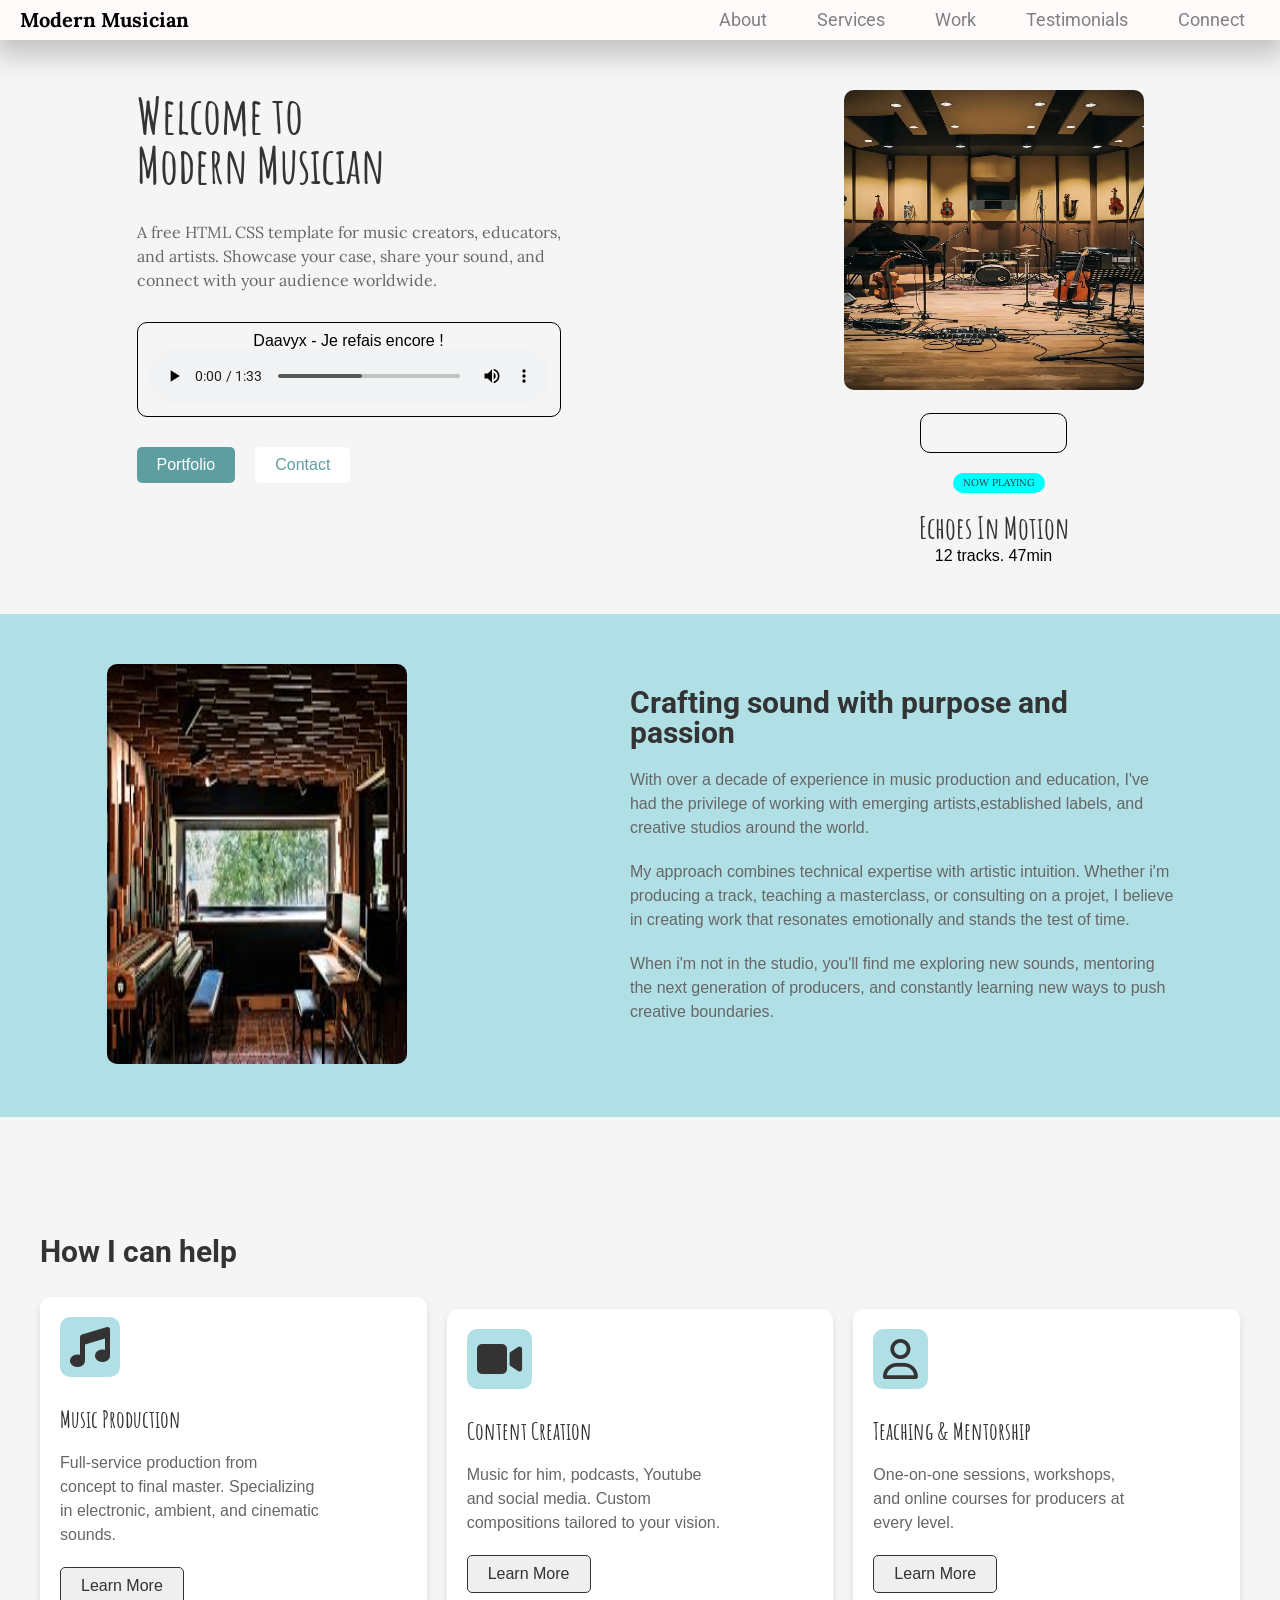
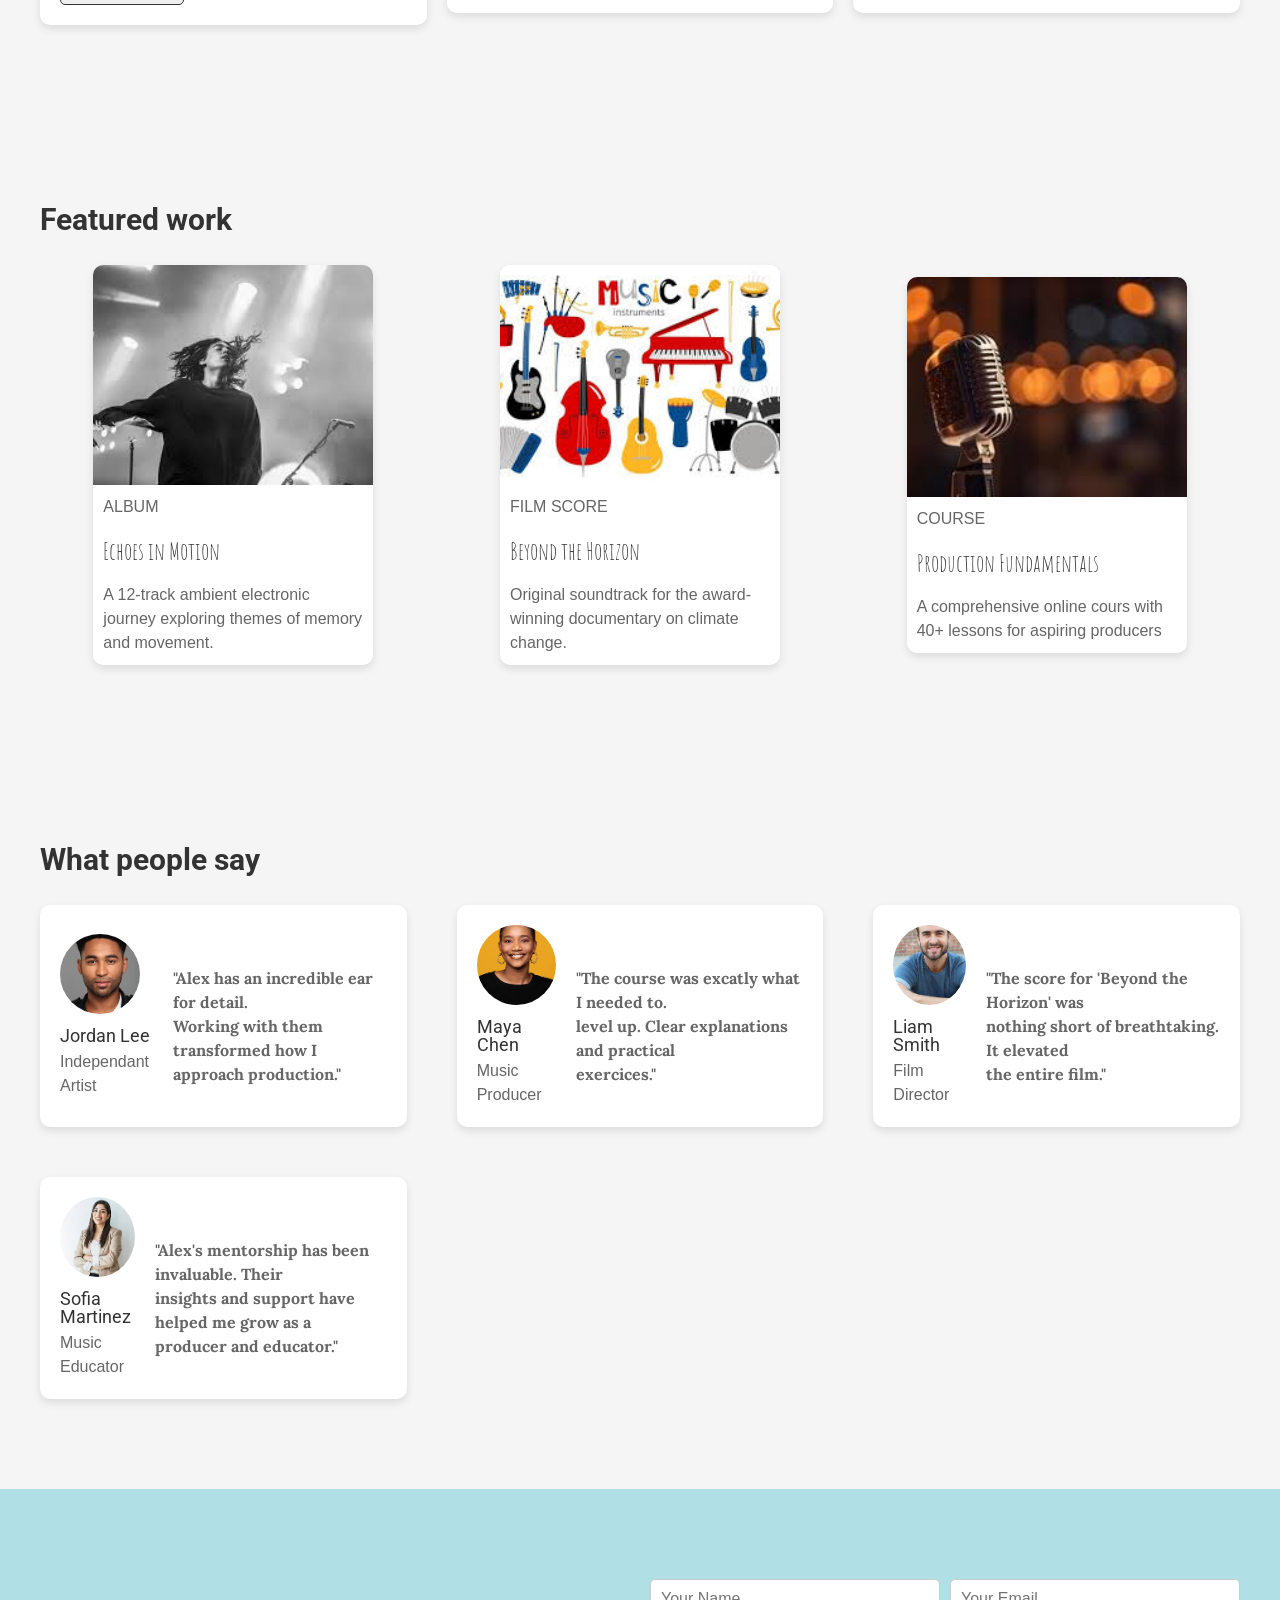
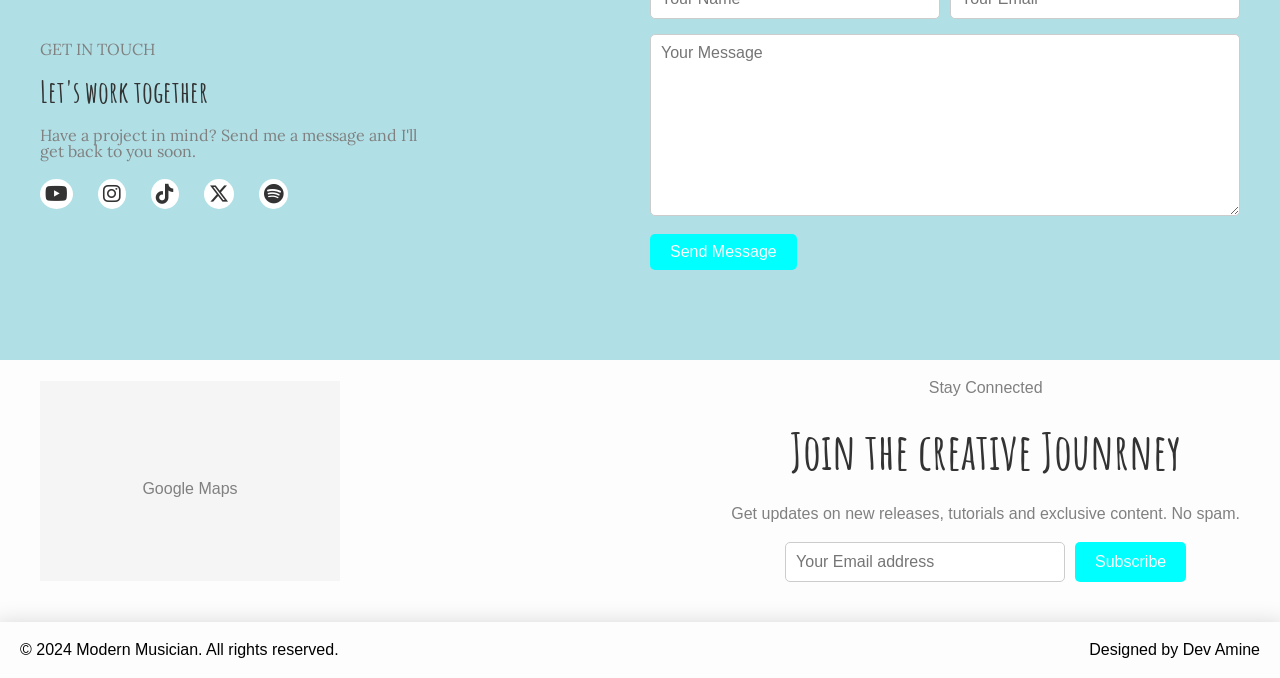
<file: index.html>
<!DOCTYPE html>
<html lang="en">

<head>
    <meta charset="UTF-8">
    <meta name="viewport" content="width=device-width, initial-scale=1.0">
    <title>Document</title>
    <link rel="stylesheet" href="reset.css">
    <link rel="stylesheet" href="style.css">
    <link rel="stylesheet" href="https://cdnjs.cloudflare.com/ajax/libs/font-awesome/6.5.1/css/all.min.css">
</head>

<body>
    <header>
        <nav class="navbar">
            <div class="navbar-logo">
                <h3> Modern Musician </h3>
            </div>

            <div class="navbar-links">
                <ul class="links">
                    <li><a href="#about"> About </a></li>
                    <li><a href="#service"> Services </a></li>
                    <li><a href="#portfolio"> Work </a></li>
                    <li><a href="#testimonials"> Testimonials </a></li>
                    <li><a href="#footer-section"> Connect </a></li>
                </ul>
            </div>
        </nav>
    </header>

    <main>
        <section class="hero">
            <div class="welcome-part">
                <div class="welcome-msg">
                    <h1> Welcome to <br> Modern Musician </h1>

                    <p>
                        A free HTML CSS template for music creators, educators, <br>
                        and artists. Showcase your case, share your sound, and <br>
                        connect with your audience worldwide.
                    </p>
                </div>

                <div class="welcome-sound">
                    <h4> Daavyx - Je refais encore ! </h4>
                    <audio src="Daayvx - Je refais encore !.mp3" controls></audio>
                </div>

                <div class="welcome-button">
                    <button class="cta-btn"><a href="#portfolio"> Portfolio </a></button>
                    <button class="cta-btn2"><a href="#contact"> Contact </a></button>
                </div>
            </div>

            <div class="sound-presentation">
                <div class="sound-presentation-img">
                    <img src="salleMusic.webp" alt="Salle de music" height="300px" width="300px">
                </div>

                <div class="equalizer">
                    <span></span>
                    <span></span>
                    <span></span>
                    <span></span>
                    <span></span>
                </div>


                <div class="sound-presentation-text">
                    <p class="first-p"> NOW PLAYING </p>
                    <h2> Echoes In Motion </h2>
                    <p> 12 tracks. 47min </p>
                </div>
            </div>
        </section>

        <section id="about">
            <div class="about">
                <div class="about-img">
                    <img src="about.jpg" alt="studio" height="400px" width="300px">
                </div>

                <div class="about-text">
                    <div class="about-text-title">
                        <h1>
                            Crafting sound with purpose and <br>
                            passion
                        </h1>
                    </div>

                    <div class="about-text-contain">
                        <p>
                            With over a decade of experience in music production and education, I've <br>
                            had the privilege of working with emerging artists,established labels, and <br>
                            creative studios around the world.
                        </p>

                        <p>
                            My approach combines technical expertise with artistic intuition. Whether i'm <br>
                            producing a track, teaching a masterclass, or consulting on a projet, I believe <br>
                            in creating work that resonates emotionally and stands the test of time.
                        </p>

                        <p>
                            When i'm not in the studio, you'll find me exploring new sounds, mentoring <br>
                            the next generation of producers, and constantly learning new ways to push <br>
                            creative boundaries.
                        </p>
                    </div>
                </div>
            </div>
        </section>

        <section id="service">

            <h2> How I can help </h2>

            <div class="all-service-items">

                <div class="service-item">
                    <i class="fa-solid fa-music"></i>
                    <h3>
                        Music Production
                    </h3>

                    <p>
                        Full-service production from <br>
                        concept to final master. Specializing <br>
                        in electronic, ambient, and cinematic <br>
                        sounds.
                    </p>

                    <button> Learn More </button>
                </div>

                <div class="service-item">
                    <i class="fa-solid fa-video"></i>
                    <h3>
                        Content Creation
                    </h3>

                    <p>
                        Music for him, podcasts, Youtube <br>
                        and social media. Custom <br>
                        compositions tailored to your vision.
                    </p>

                    <button> Learn More </button>
                </div>

                <div class="service-item">
                    <i class="fa-regular fa-user"></i>
                    <h3>
                        Teaching & Mentorship
                    </h3>

                    <p>
                        One-on-one sessions, workshops, <br>
                        and online courses for producers at <br>
                        every level.
                    </p>

                    <button> Learn More </button>
                </div>
            </div>
        </section>

        <section id="portfolio">

            <h2> Featured work </h2>

            <div class="work-items">

                <div class="work-list-item">

                    <div class="work-list-item-img">
                        <img src="artiste2.jpg" alt="artiste">
                    </div>

                    <div class="work-list-item-text">
                        <p>
                            ALBUM
                        </p>

                        <h3>
                            Echoes in Motion
                        </h3>

                        <p>
                            A 12-track ambient electronic <br>
                            journey exploring themes of memory <br>
                            and movement.
                        </p>
                    </div>
                </div>

                <div class="work-list-item">

                    <div class="work-list-item-img">
                        <img src="instru.jpg" alt="instrument">
                    </div>

                    <div class="work-list-item-text">
                        <p>
                            FILM SCORE
                        </p>

                        <h3>
                            Beyond the Horizon
                        </h3>

                        <p>
                            Original soundtrack for the award- <br> winning documentary on climate <br> change.
                        </p>
                    </div>
                </div>

                <div class="work-list-item">

                    <div class="work-list-item-img">
                        <img src="micro.jpg" alt="micro">
                    </div>

                    <div class="work-list-item-text">
                        <p>
                            COURSE
                        </p>

                        <h3>
                            Production Fundamentals
                        </h3>

                        <p>
                            A comprehensive online cours with <br> 40+ lessons for aspiring producers
                        </p>
                    </div>
                </div>
            </div>
        </section>

        <section id="testimonials">
            <h2> What people say </h2>

            <div class="all-testimonials">
                <div class="testimonials">
                    <div class="testimonial-item">
                        <img src="ph1.jpg" alt="photo">
                        <h3> Jordan Lee </h3>
                        <p> Independant Artist </p>
                    </div>

                    <div class="testimonial-item">
                        <p class="last-p">
                            "Alex has an incredible ear for detail.<br>
                            Working with them transformed how I <br>
                            approach production."
                        </p>
                    </div>
                </div>

                <div class="testimonials">
                    <div class="testimonial-item">
                        <img src="ph3.jpg" alt="photo">
                        <h3> Maya Chen </h3>
                        <p> Music Producer </p>
                    </div>

                    <div class="testimonial-item">
                        <p class="last-p">
                            "The course was excatly what I needed to.<br>
                            level up. Clear explanations and practical<br>
                            exercices."
                        </p>
                    </div>
                </div>

                <div class="testimonials">
                    <div class="testimonial-item">
                        <img src="ph2.jpg" alt="photo">
                        <h3> Liam Smith </h3>
                        <p> Film Director </p>
                    </div>

                    <div class="testimonial-item">
                        <p class="last-p">
                            "The score for 'Beyond the Horizon' was<br>
                            nothing short of breathtaking. It elevated<br>
                            the entire film."
                        </p>
                    </div>
                </div>

                <div class="testimonials">
                    <div class="testimonial-item">
                        <img src="ph4.jpg" alt="photo">
                        <h3> Sofia Martinez </h3>
                        <p> Music Educator </p>
                    </div>

                    <div class="testimonial-item">
                        <p class="last-p">
                            "Alex's mentorship has been invaluable. Their<br>
                            insights and support have helped me grow as a<br>
                            producer and educator."
                        </p>
                    </div>
                </div>
            </div>
        </section>

        <section id="contact">
            <div class="contact">
                <div class="contact-text">
                    <div class="contact-text-title">
                        <p>
                            <span> GET IN TOUCH </span>
                        </p>

                        <h3> Let's work together </h3>

                        <p>
                            Have a project in mind? Send me a message and I'll <br>
                            get back to you soon.
                        </p>
                    </div>

                    <div class="socials">
                        <div class="socials-item">
                            <i class="fa-brands fa-youtube"></i>
                        </div>

                        <div class="socials-item">
                            <i class="fa-brands fa-instagram"></i>
                        </div>

                        <div class="socials-item">
                            <i class="fa-brands fa-tiktok"></i>
                        </div>

                        <div class="socials-item">
                            <i class="fa-brands fa-x-twitter"></i>
                        </div>

                        <div class="socials-item">
                            <i class="fa-brands fa-spotify"></i>
                        </div>
                    </div>
                </div>

                <div class="contact-form">
                    <form action="">

                        <div class="contact-form-inputs">
                            <input type="text" placeholder="Your Name" required>
                            <input type="email" placeholder="Your Email" required>
                        </div>

                        <div class="contact-form-textarea">
                            <textarea name="" id="" cols="30" rows="10" placeholder="Your Message" required></textarea>
                        </div>

                        <div class="contact-form-button">
                            <button type="submit"> Send Message </button>
                        </div>

                    </form>
                </div>
            </div>
        </section>


        <section id="footer-section">
            <div class="footer-content">
                <div class="footer-location">
                    <p>
                        Google Maps
                    </p>
                </div>

                <div class="footer-subscribe">
                    <p>
                        <span> Stay Connected </span>
                    </p>

                    <h3>
                        Join the creative Jounrney
                    </h3>

                    <p>
                        Get updates on new releases, tutorials and exclusive content. No spam.
                    </p>

                    <div class="footer-subscribe-form">
                        <input type="email" name="" id="" placeholder="Your Email address">
                        <button type="submit"> Subscribe </button>
                    </div>

                </div>
            </div>

            <div class="footer">
                <p>
                    &copy; 2024 Modern Musician. All rights reserved.
                </p>

                <p>
                    Designed by <a href=""> Dev Amine </a>
                </p>
            </div>
        </section>
    </main>
</body>

</html>
</file>
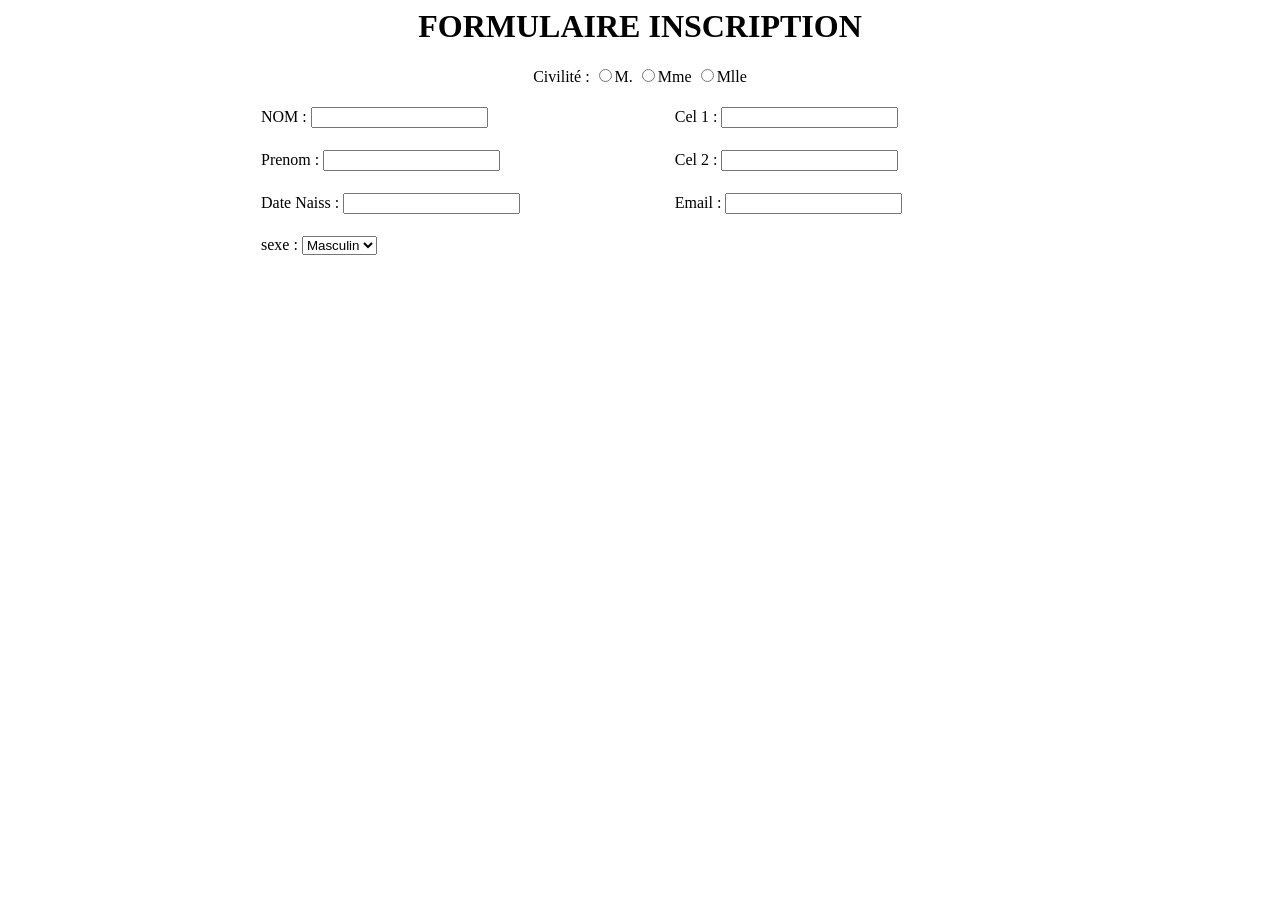
<file: formulaire.html>
<html>
    <head>
        <title> FORMULAIRE </title>
    </head>

    <body>
        <table  align="center" cellspacing="20px" width="800px">
           
            <form align="center" >
                <div align="center">
                    <h1> FORMULAIRE INSCRIPTION </h1>
                    <label for=""> Civilité :</label>
                    <input type="radio" name="choix" id="">M.
                    <input type="radio" name="choix" id="">Mme
                    <input type="radio" name="choix" id="">Mlle
                </div>

                <tr>
                    <td>
                        <label for="">NOM :</label>
                        <input type="text">
                    </td>
                    <td>
                        <label for="">Cel 1 :</label>
                        <input type="text">
                    </td>
                </tr>
                <tr>
                    <td>
                        <label for="">Prenom :</label>
                        <input type="text">
                    </td>
                    <td>
                        <label for="">Cel 2 :</label>
                        <input type="text">
                    </td>
                </tr>
                <tr>
                    <td>
                        <label for="">Date Naiss : </label>
                        <input type="text">
                    </td>
                    <td>
                        <label for=""> Email :</label>
                        <input type="text">
                    </td>
                </tr>
                <tr>
                    <td>
                        <label for="">sexe :</label>
                        <select name="" id="">
                            <option value="">Masculin</option>
                            <option value="">Feminin</option>
                        </select>
                    </td>
                </tr>

                <div>

                </div>
            </form>
        </table>
    </body>
</html>
</file>
<file: style.css>
/*
* Prefixed by https://autoprefixer.github.io
* PostCSS: v8.4.14,
* Autoprefixer: v10.4.7
* Browsers: last 4 version
*/

@import url('https://fonts.googleapis.com/css2?family=Amatic+SC:wght@400;700&family=Barrio&family=Lora:ital,wght@0,400..700;1,400..700&family=Roboto:ital,wght@0,100..900;1,100..900&family=Source+Code+Pro:ital,wght@0,200..900;1,200..900&display=swap');

* {
    margin: 0;
    padding: 0;
    -webkit-box-sizing: border-box;
    box-sizing: border-box;
}

html {
    scroll-behavior: smooth;
}

body {
    overflow-x: hidden;
}

img,
audio,
video,
iframe {
    max-width: 100%;
}

button,
input,
textarea,
select {
    max-width: 100%;
    font: inherit;
}

body {
    font-family: 'Poppins', sans-serif;
    background: #f5f5f5;
}

a {
    text-decoration: none;
    color: inherit;
}

.navbar {
    background-color: #FFFAFA;
    display: -webkit-box;
    display: -ms-flexbox;
    display: flex;
    -webkit-box-pack: justify;
    -ms-flex-pack: justify;
    justify-content: space-between;
    -webkit-box-align: center;
    -ms-flex-align: center;
    align-items: center;
    padding: 10px 20px;
    -webkit-box-shadow: 0px 10px 26px 6px rgba(0, 0, 0, 0.20);
    box-shadow: 0px 10px 26px 6px rgba(0, 0, 0, 0.20);

}

.navbar-logo h3 {
    color: black;
    font-size: 20px;
    font-weight: bold;
    font-family: 'lora', serif;
}

.navbar-links .links {
    color: gray;
    display: -webkit-box;
    display: -ms-flexbox;
    display: flex;
    -webkit-box-pack: justify;
    -ms-flex-pack: justify;
    justify-content: space-between;
    -webkit-box-align: center;
    -ms-flex-align: center;
    align-items: center;
    gap: 50px;
    font-size: 18px;
    font-family: "Roboto", sans-serif;
    margin: 0 15px;
    -webkit-transition: color 0.3s ease;
    -o-transition: color 0.3s ease;
    transition: color 0.3s ease;
}

.hero {
    display: -webkit-box;
    display: -ms-flexbox;
    display: flex;
    -ms-flex-pack: distribute;
    justify-content: space-around;
    padding: 50px 20px;
    gap: 50px;
}

.welcome-part,
.sound-presentation,
.about-text,
.contact-text,
.contact-form,
.footer-subscribe {
    min-width: 0;
    max-width: 100%;
}

.welcome-msg h1 {
    font-size: 50px;
    font-weight: bold;
    color: #333;
    margin-bottom: 30px;
    font-family: 'Amatic SC', cursive;
}

.welcome-msg p {
    font-size: 16px;
    line-height: 1.5;
    color: #666;
    margin-bottom: 30px;
    font-family: 'Lora', serif;
}

.welcome-sound {
    border: 1px solid;
    padding: 10px;
    border-radius: 10px;
    text-align: center;
    margin-bottom: 30px;
}

.welcome-sound audio {
    width: 100%;
    outline: none;
}

.welcome-button {
    display: -webkit-box;
    display: -ms-flexbox;
    display: flex;
    gap: 20px;
}

.welcome-button .cta-btn {
    background-color: cadetblue;
    color: white;
    padding: 10px 20px;
    border: none;
    border-radius: 5px;
    font-size: 16px;
}

.welcome-button .cta-btn2 {
    background-color: white;
    color: cadetblue;
    padding: 10px 20px;
    border: none;
    border-radius: 5px;
    font-size: 16px;
}

.sound-presentation-img img {
    border-radius: 10px;
    margin-bottom: 20px;

}

.equalizer {
    border: 1px solid;
    padding: 10px 50px;
    border-radius: 10px;
    display: -webkit-box;
    display: -ms-flexbox;
    display: flex;
    -webkit-box-align: end;
    -ms-flex-align: end;
    align-items: flex-end;
    -webkit-box-pack: center;
    -ms-flex-pack: center;
    justify-content: center;
    gap: 5px;
    height: 40px;
    width: -webkit-max-content;
    width: -moz-max-content;
    width: max-content;
    margin: 0 auto;
    margin-bottom: 20px;
}

.equalizer span {
    width: 5px;
    background: #00e5ff;
    -webkit-animation: sound 1s infinite ease-in-out;
    animation: sound 1s infinite ease-in-out;
}

.equalizer span:nth-child(2) {
    -webkit-animation-delay: 0.2s;
    animation-delay: 0.2s;
}

.equalizer span:nth-child(3) {
    -webkit-animation-delay: 0.4s;
    animation-delay: 0.4s;
}

.equalizer span:nth-child(4) {
    -webkit-animation-delay: 0.6s;
    animation-delay: 0.6s;
}

.equalizer span:nth-child(5) {
    -webkit-animation-delay: 0.8s;
    animation-delay: 0.8s;
}

.sound-presentation-text {
    text-align: center;
}

.sound-presentation-text .first-p {
    font-size: 10px;
    color: #333;
    background-color: aqua;
    width: -webkit-max-content;
    width: -moz-max-content;
    width: max-content;
    border-radius: 10px;
    padding: 5px 10px;
    margin-bottom: 20px;
    font-family: 'Lora', serif;
    margin-left: 109px;
}

.sound-presentation-text h2 {
    font-size: 30px;
    color: #333;
    font-family: 'Amatic SC', cursive;
    font-weight: bold;
    margin-bottom: 5px;
}

.about {
    display: -webkit-box;
    display: -ms-flexbox;
    display: flex;
    -ms-flex-pack: distribute;
    justify-content: space-around;
    -webkit-box-align: center;
    -ms-flex-align: center;
    align-items: center;
    padding: 50px 20px;
    background-color: #B0E0E6;
    gap: 50px;
}

.about-img img {
    border-radius: 10px;
}


.about-text .about-text-title {
    font-size: 30px;
    color: #333;
    font-family: 'Roboto', cursive;
    font-weight: bold;
    margin-bottom: 20px;
}

.about-text .about-text-contain p {
    margin-bottom: 20px;
    font-size: 16px;
    line-height: 1.5;
    color: #666;
}

#service {
    padding: 90px 40px;
}

#service h2 {
    font-size: 30px;
    color: #333;
    font-family: 'Roboto', cursive;
    font-weight: bold;
    margin: 30px 0;
}

.all-service-items {
    display: -webkit-box;
    display: -ms-flexbox;
    display: flex;
    -ms-flex-pack: distribute;
    justify-content: space-around;
    -webkit-box-align: center;
    -ms-flex-align: center;
    align-items: center;
    gap: 20px;
    flex-wrap: wrap;
}

.service-item {
    background-color: #fff;
    border-radius: 10px;
    padding: 20px;
    -webkit-box-shadow: 0px 4px 8px rgba(0, 0, 0, 0.1);
    box-shadow: 0px 4px 8px rgba(0, 0, 0, 0.1);
    flex: 1 1 250px;
    min-width: 0;
}

.service-item i {
    background-color: #B0E0E6;
    padding: 10px;
    border-radius: 10px;
    font-size: 40px;
    color: #333;
    margin-bottom: 10px;
}

.service-item h3 {
    font-size: 24px;
    color: #333;
    font-family: 'Amatic SC', cursive;
    font-weight: bold;
    margin: 20px 0;
}

.service-item p {
    font-size: 16px;
    line-height: 1.5;
    color: #666;
    margin-bottom: 20px;
}

.service-item button {
    padding: 10px 20px;
    border: 1px solid;
    border-radius: 5px;
    font-size: 16px;
    color: #333;
}

#portfolio {
    padding: 90px 40px;
}

#portfolio h2 {
    font-size: 30px;
    color: #333;
    font-family: 'Roboto', cursive;
    font-weight: bold;
    margin-bottom: 30px;
}

.work-items {
    display: -webkit-box;
    display: -ms-flexbox;
    display: flex;
    -ms-flex-pack: distribute;
    justify-content: space-around;
    -webkit-box-align: center;
    -ms-flex-align: center;
    align-items: center;
    gap: 20px;
    flex-wrap: wrap;
}

.work-list-item {
    background-color: #fff;
    border-radius: 10px;
    -webkit-box-shadow: 0px 4px 8px rgba(0, 0, 0, 0.1);
    box-shadow: 0px 4px 8px rgba(0, 0, 0, 0.1);
    width: -webkit-max-content;
    width: -moz-max-content;
    width: min(100%, 280px);
    overflow: hidden;
}

.work-list-item-img {
    width: 280px;
    height: 220px;
    overflow: hidden;
    background-color: #e9e9e9;
}

.work-list-item-img img {
    width: 100%;
    height: 100%;
    -o-object-fit: cover;
    object-fit: cover;
}

.work-list-item-text h3 {
    font-size: 24px;
    -webkit-box-pack: start;
    -ms-flex-pack: start;
    justify-content: flex-start;
    color: #333;
    font-family: 'Amatic SC', cursive;
    padding: 10px;

}

.work-list-item-text p {
    font-size: 16px;
    line-height: 1.5;
    color: #666;
    -webkit-box-pack: start;
    -ms-flex-pack: start;
    justify-content: flex-start;
    padding: 10px;
}

#testimonials {
    padding: 90px 40px;
}

#testimonials h2 {
    font-size: 30px;
    color: #333;
    font-family: 'Roboto', cursive;
    font-weight: bold;
    margin-bottom: 30px;
}

.all-testimonials {
    display: -ms-grid;
    display: grid;
    grid-template-columns: repeat(auto-fit, minmax(min(100%, 320px), 1fr));
    gap: 50px;
}

.testimonials {
    display: -webkit-box;
    display: -ms-flexbox;
    display: flex;
    -ms-flex-pack: distribute;
    justify-content: space-around;
    -webkit-box-align: center;
    -ms-flex-align: center;
    align-items: center;
    gap: 20px;
    background-color: #fff;
    border-radius: 10px;
    padding: 20px;
    -webkit-box-shadow: 0px 4px 8px rgba(0, 0, 0, 0.1);
    box-shadow: 0px 4px 8px rgba(0, 0, 0, 0.1);
}

.testimonial-item img {
    width: 80px;
    height: 80px;
    border-radius: 50%;
    -o-object-fit: cover;
    object-fit: cover;
    margin-right: 20px;
    margin-bottom: 10px;
}

.testimonial-item h3 {
    font-size: 18px;
    color: #333;
    font-family: 'Roboto', cursive;
    margin-bottom: 5px;
}

.testimonial-item p {
    font-size: 16px;
    line-height: 1.5;
    color: #666;
}

.testimonial-item .last-p {
    font-size: 16px;
    font-weight: bold;
    font-family: 'Lora', serif;
    line-height: 1.5;
    color: #666;
    margin-top: 20px;
}

#contact {
    padding: 90px 40px;
    background-color: #B0E0E6;
}

.contact {
    display: -webkit-box;
    display: -ms-flexbox;
    display: flex;
    -ms-flex-pack: distribute;
    justify-content: space-around;
    -webkit-box-align: center;
    -ms-flex-align: center;
    align-items: center;
    gap: 20px;
}

.contact-text,
.contact-form {
    flex: 1 1 300px;
}

.contact-text-title p {
    font-size: 16px;
    color: gray;
    margin-bottom: 20px;
    font-family: 'Lora', serif;
}

.contact-text-title h3 {
    font-size: 30px;
    color: #333;
    font-family: 'Amatic SC', cursive;
    font-weight: bold;
    margin: 20px 0;
}


.socials {
    display: -webkit-box;
    display: -ms-flexbox;
    display: flex;
    gap: 25px;
    -webkit-box-align: center;
    -ms-flex-align: center;
    align-items: center;
}

.socials-item {
    background-color: #fff;
    padding: 5px;
    border-radius: 50%;
    font-size: 20px;
    color: #333;
    -webkit-transition: background-color 0.3s ease, color 0.3s ease;
    -o-transition: background-color 0.3s ease, color 0.3s ease;
    transition: background-color 0.3s ease, color 0.3s ease;
}

.socials-item:hover {
    background-color: #333;
    color: #fff;
}

.contact-form form {
    display: -webkit-box;
    display: -ms-flexbox;
    display: flex;
    -webkit-box-orient: vertical;
    -webkit-box-direction: normal;
    -ms-flex-direction: column;
    flex-direction: column;
    gap: 15px;

}

.contact-form-inputs input,
.contact-form-textarea textarea {
    padding: 10px;
    border: 1px solid #ccc;
    border-radius: 5px;
    font-size: 16px;
}

.contact-form-inputs {
    display: flex;
    gap: 10px;
}

.contact-form-inputs input {
    width: 100%;
}

.contact-form-textarea textarea {
    resize: vertical;
    min-height: 100px;
    min-width: 100%;
}

.contact-form button {
    padding: 10px 20px;
    border: none;
    border-radius: 5px;
    background-color: aqua;
    color: #fff;
    font-size: 16px;
}

#footer-section {
    background-color: #fdfdfd;
    color: #fff;
}

.footer-content {
    display: -webkit-box;
    display: -ms-flexbox;
    display: flex;
    -webkit-box-pack: justify;
    -ms-flex-pack: justify;
    justify-content: space-between;
    -webkit-box-align: center;
    -ms-flex-align: center;
    align-items: center;
    padding: 20px 40px;
    gap: 30px;
}

.footer-content .footer-location p {
    font-size: 16px;
    color: grey;
    display: -webkit-box;
    display: -ms-flexbox;
    display: flex;
    -webkit-box-align: center;
    -ms-flex-align: center;
    align-items: center;
    -webkit-box-pack: center;
    -ms-flex-pack: center;
    justify-content: center;
    padding: 100px 0;


}

.footer-location {
    background-color: whitesmoke;
    width: 300px;
    height: 200px;
    margin-bottom: 20px;
}


.footer-content .footer-subscribe p {
    font-size: 16px;
    color: grey;
    text-align: center;
    margin-bottom: 10px;
}


.footer-content .footer-subscribe h3 {
    font-size: 50px;
    color: #333;
    font-family: 'Amatic SC', cursive;
    font-weight: bold;
    margin: 30px 0;
    text-align: center;
}

.footer-subscribe-form {
    display: -webkit-box;
    display: -ms-flexbox;
    display: flex;
    gap: 10px;
    -webkit-box-pack: center;
    -ms-flex-pack: center;
    justify-content: center;
    margin: 20px 0;
}

.footer-subscribe-form input {
    padding: 10px;
    border: 1px solid #ccc;
    border-radius: 5px;
    font-size: 16px;
    width: min(100%, 280px);
}

.footer-subscribe-form button {
    padding: 10px 20px;
    border: none;
    border-radius: 5px;
    background-color: aqua;
    color: #fff;
    font-size: 16px;
}



.footer {
    background-color: #fdfdfd;
    color: black;
    padding: 20px 20px;
    display: -webkit-box;
    display: -ms-flexbox;
    display: flex;
    -webkit-box-pack: justify;
    -ms-flex-pack: justify;
    justify-content: space-between;
    -webkit-box-align: center;
    -ms-flex-align: center;
    align-items: center;
    -webkit-box-shadow: 0px 10px 26px 6px rgba(0, 0, 0, 0.20);
    box-shadow: 0px 10px 26px 6px rgba(0, 0, 0, 0.20);
    width: 100%;
}


@-webkit-keyframes sound {
    0% {
        height: 5px;
    }

    50% {
        height: 40px;
    }

    100% {
        height: 10px;
    }
}


@keyframes sound {
    0% {
        height: 5px;
    }

    50% {
        height: 40px;
    }

    100% {
        height: 10px;
    }
}

@media (max-width: 768px) {
    .navbar {
        align-items: flex-start;
        flex-direction: column;
        gap: 15px;
        padding: 15px 20px;
    }

    .navbar-links,
    .navbar-links .links {
        width: 100%;
    }

    .navbar-links .links {
        flex-wrap: wrap;
        gap: 12px 20px;
        margin: 0;
        font-size: 16px;
    }

    .hero,
    .about,
    .contact,
    .footer-content {
        flex-direction: column;
        align-items: stretch;
    }

    .hero,
    .about,
    #service,
    #portfolio,
    #testimonials,
    #contact {
        padding: 50px 20px;
    }

    .welcome-msg h1 {
        font-size: clamp(40px, 12vw, 56px);
    }

    .welcome-msg br,
    .about-text br,
    .service-item br,
    .work-list-item-text br,
    .testimonial-item br,
    .contact-text br {
        display: none;
    }

    .sound-presentation-img img,
    .about-img img {
        display: block;
        width: 100%;
        height: auto;
        max-height: 400px;
        object-fit: cover;
    }

    .sound-presentation-img img {
        aspect-ratio: 1;
    }

    .equalizer {
        max-width: 100%;
        padding: 10px 30px;
    }

    .sound-presentation-text .first-p {
        width: fit-content;
        margin: 0 auto 20px;
    }

    .welcome-button,
    .contact-form-inputs,
    .footer-subscribe-form {
        flex-wrap: wrap;
    }

    .welcome-button .cta-btn,
    .welcome-button .cta-btn2,
    .contact-form-inputs input,
    .footer-subscribe-form input,
    .footer-subscribe-form button {
        flex: 1 1 140px;
    }

    .all-service-items,
    .work-items {
        align-items: stretch;
    }

    .work-list-item {
        width: 100%;
    }

    .work-list-item-img {
        width: 100%;
    }

    .testimonials {
        align-items: flex-start;
        flex-wrap: wrap;
    }

    .footer-location {
        width: 100%;
        height: 140px;
    }

    .footer-content .footer-location p {
        padding: 55px 0;
    }

    .footer-content .footer-subscribe h3 {
        font-size: clamp(38px, 11vw, 50px);
    }

    .footer {
        flex-direction: column;
        gap: 10px;
        text-align: center;
    }
}
</file>
